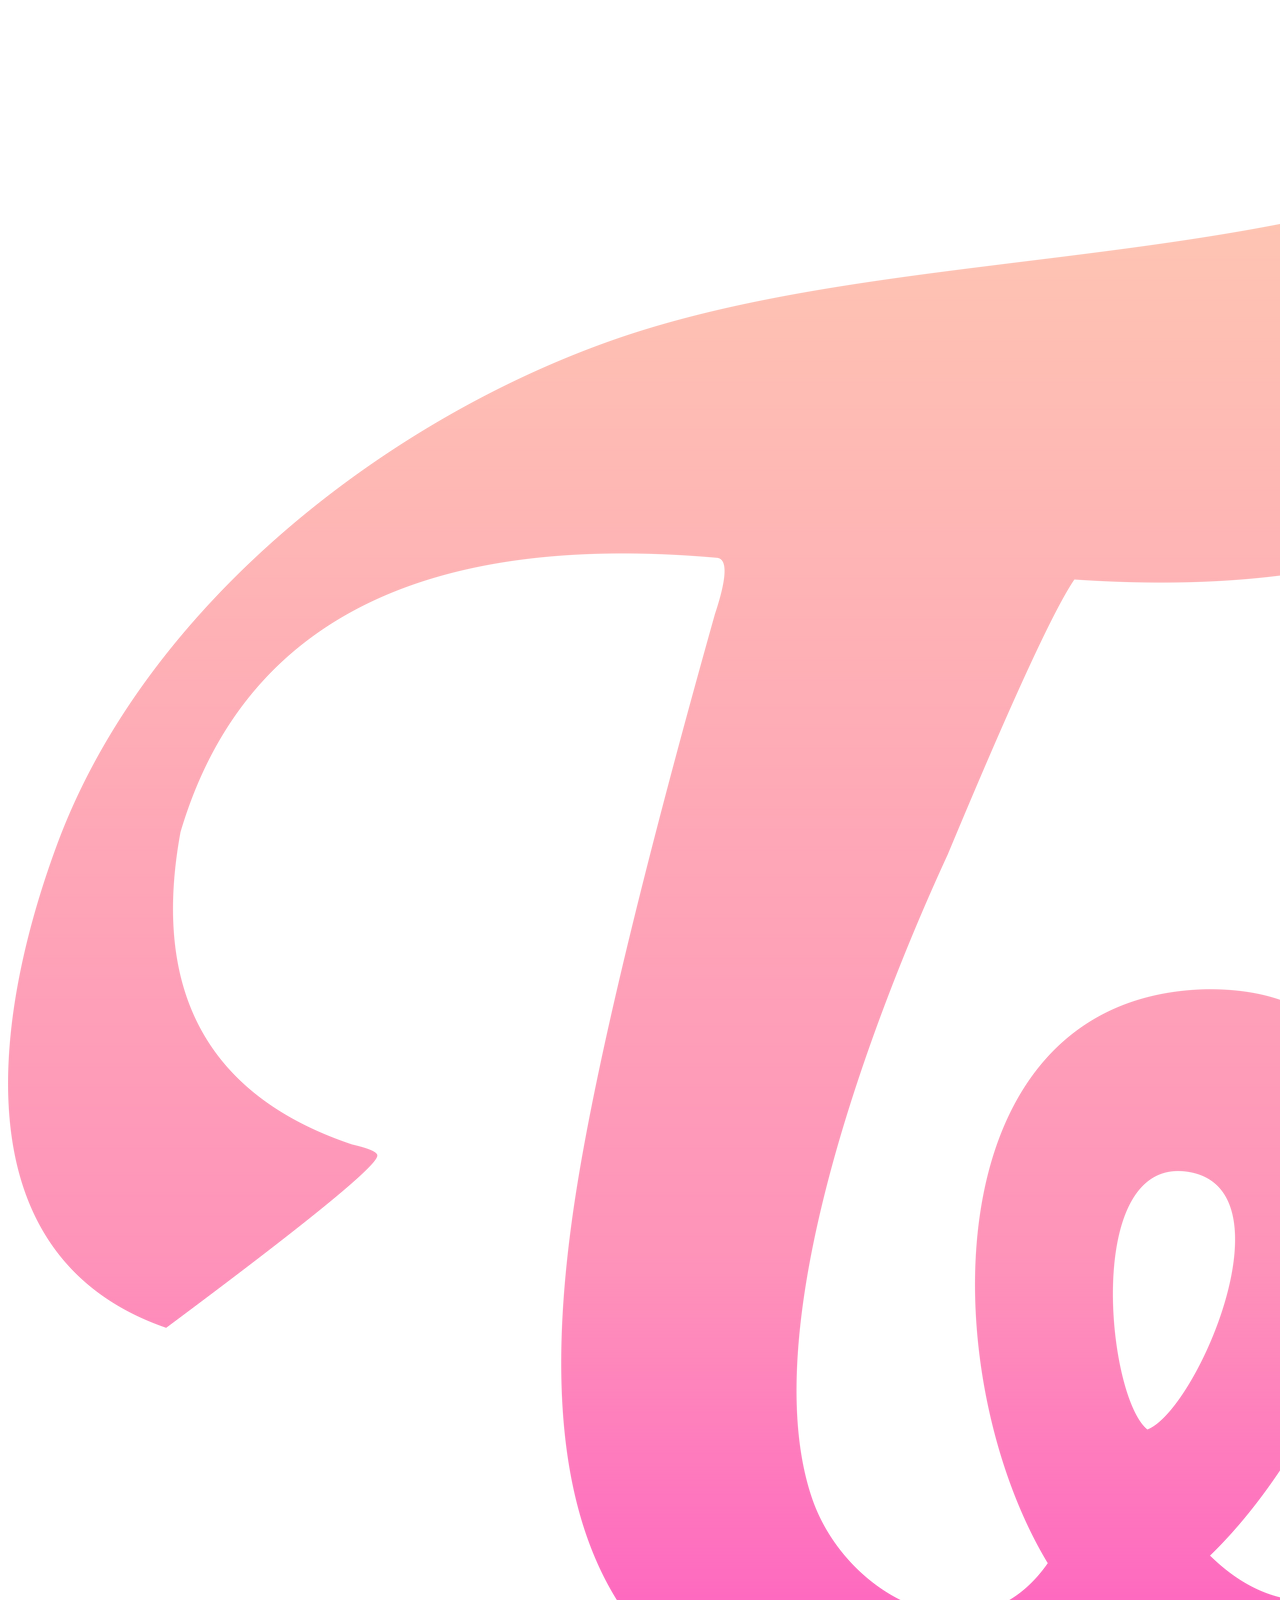
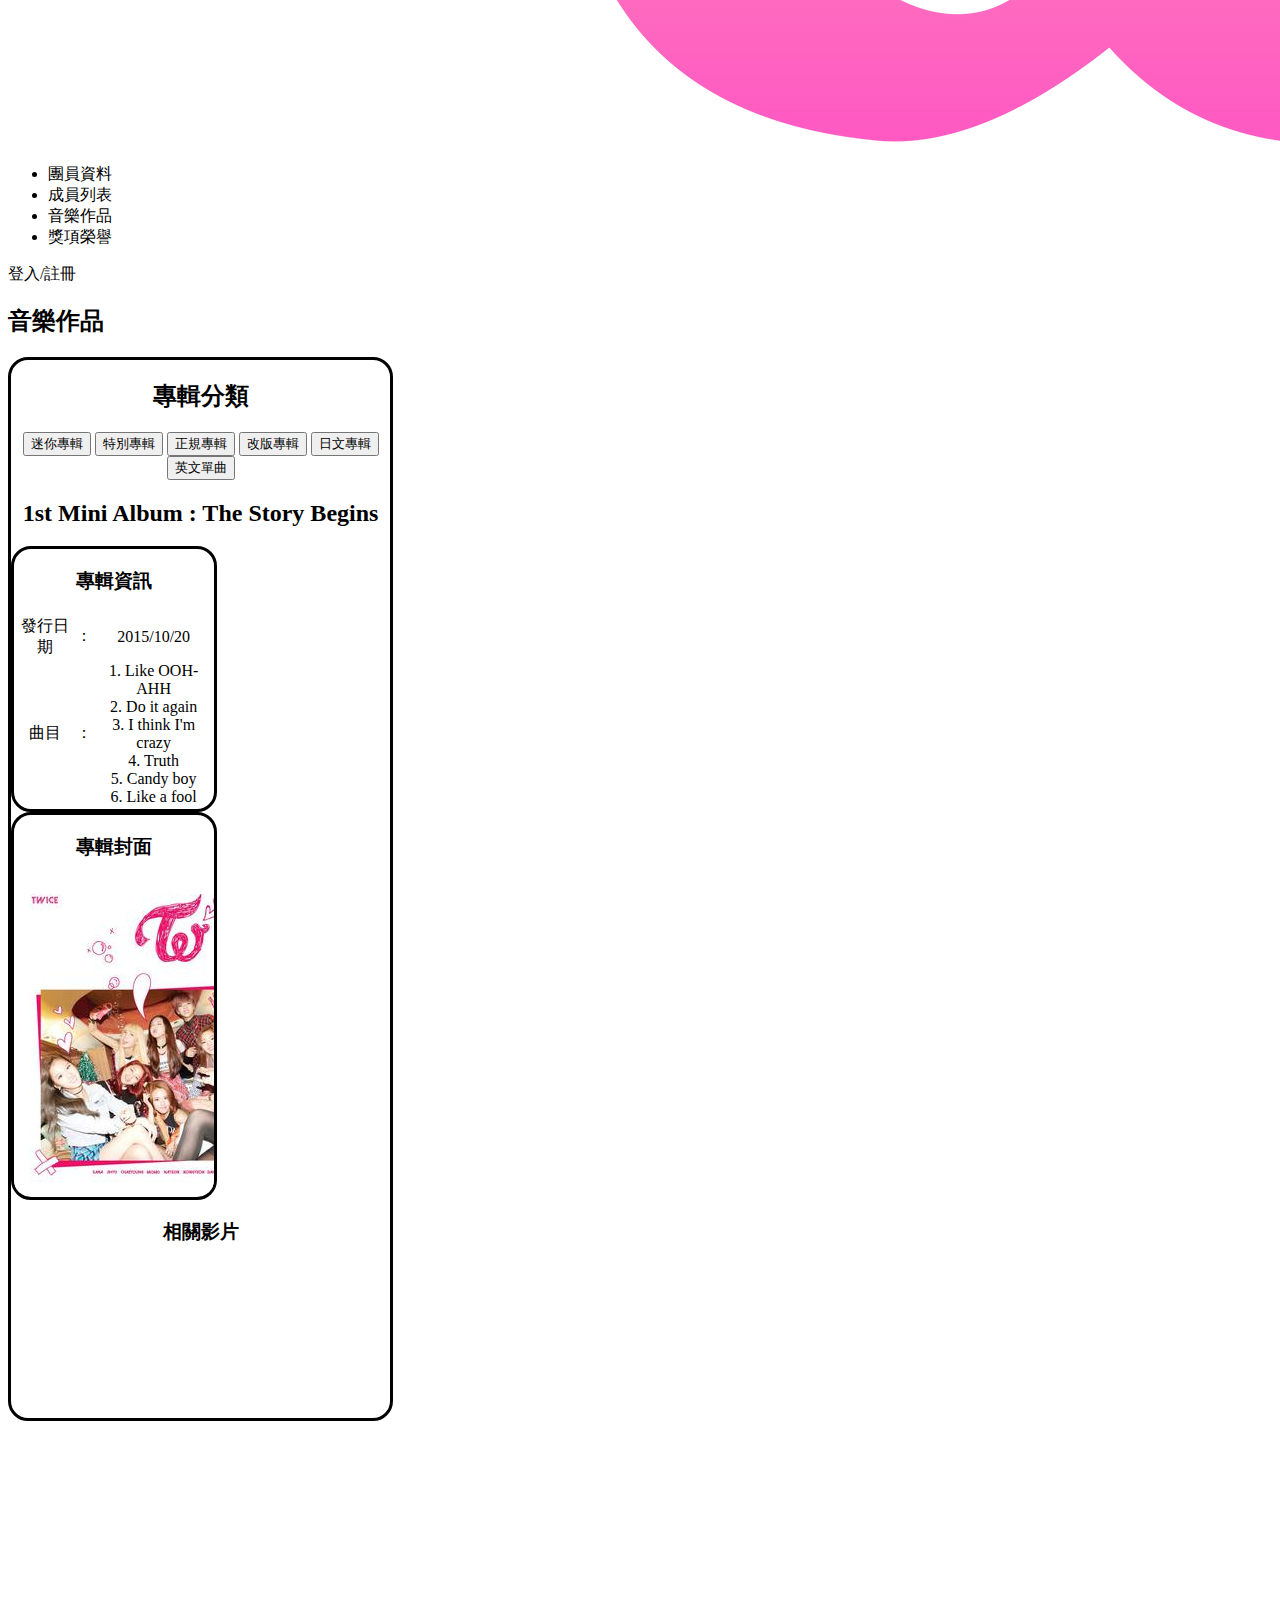
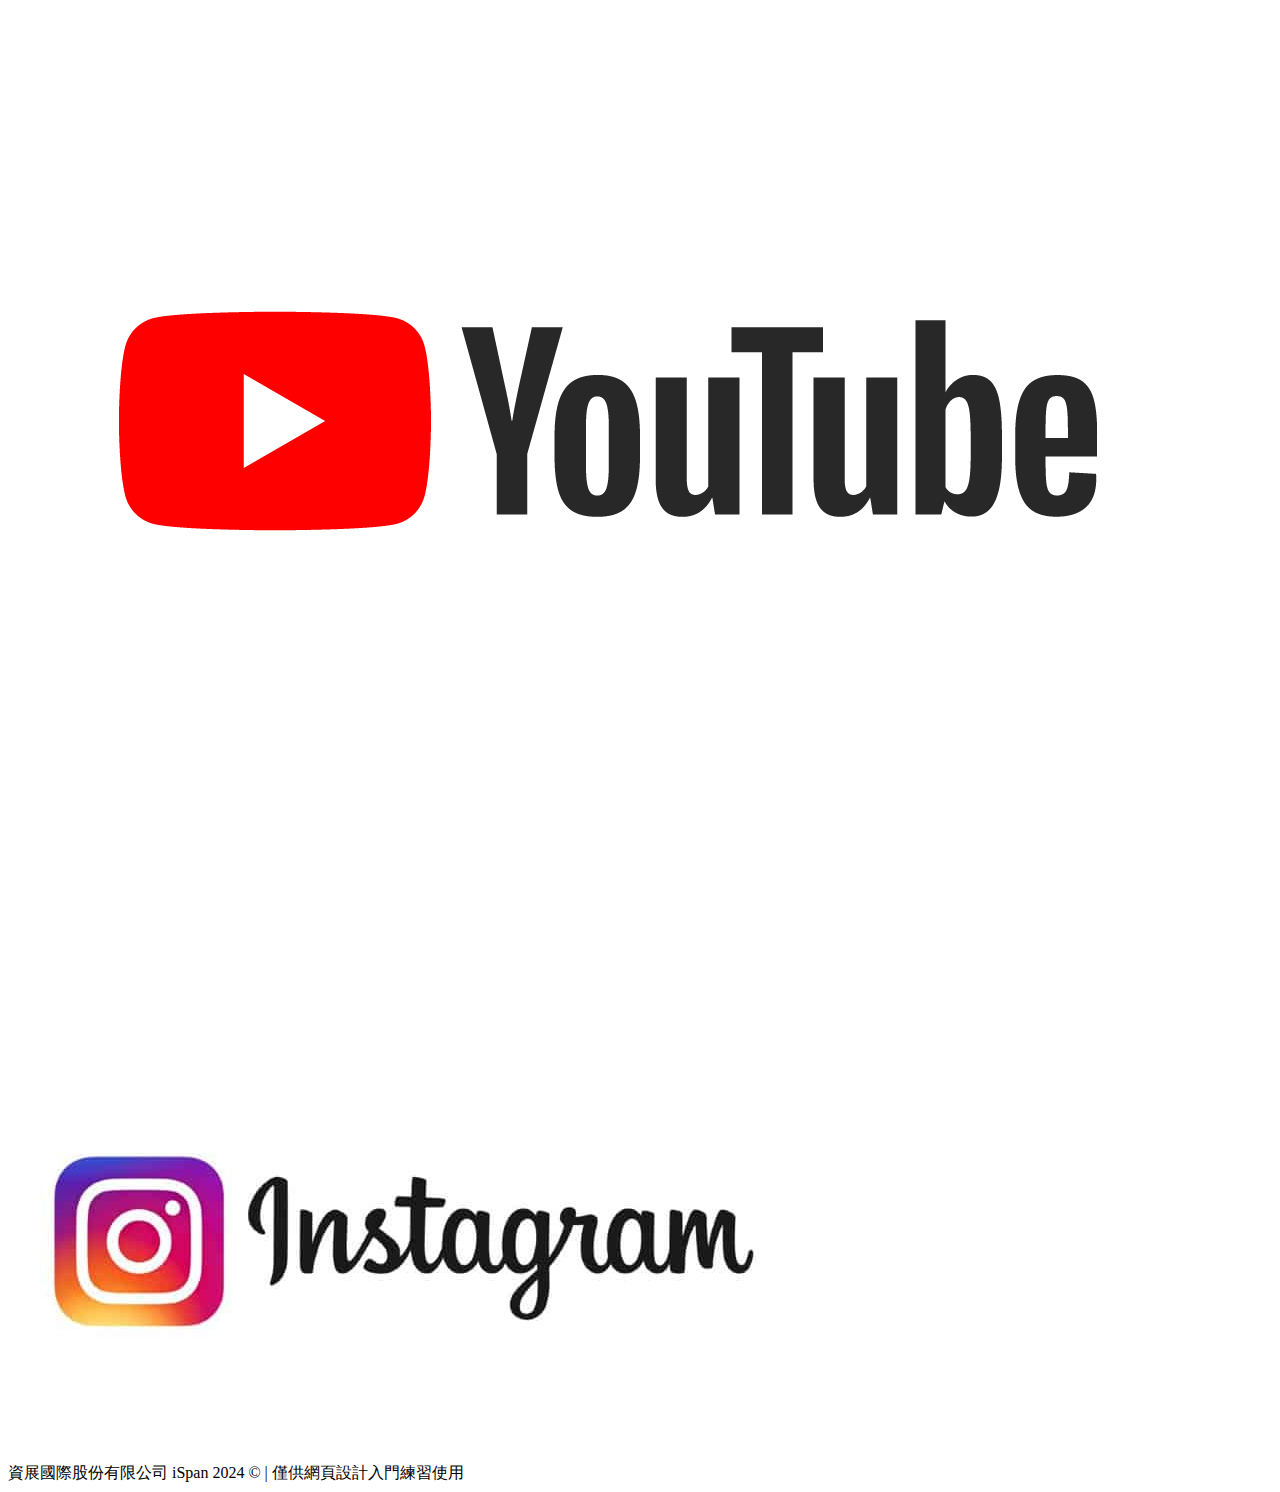
<file: index.html>
<!DOCTYPE html>
<html lang="en">
  <head>
    <meta charset="UTF-8" />
    <meta name="viewport" content="width=device-width, initial-scale=1.0" />
    <title>HTML範例</title>
    <!-- Fontawesome CDN -->
    <link
      rel="stylesheet"
      href="https://cdnjs.cloudflare.com/ajax/libs/font-awesome/6.5.1/css/all.min.css"
      integrity="sha512-DTOQO9RWCH3ppGqcWaEA1BIZOC6xxalwEsw9c2QQeAIftl+Vegovlnee1c9QX4TctnWMn13TZye+giMm8e2LwA=="
      crossorigin="anonymous"
      referrerpolicy="no-referrer"
    />
    <link rel="stylesheet" href="index.css" />
  </head>
  <body>
    <header>
      <img src="./images/logo.png" alt="LOGO" />
      <nav>
        <ul>
          <li>團員資料</li>
          <li>成員列表</li>
          <li>音樂作品</li>
          <li>獎項榮譽</li>
        </ul>
      </nav>
      <div>
        <a href="#"><i class="fa-solid fa-user"></i> 登入/註冊</a>
      </div>
    </header>
    <div class="container">
      <aside class="banner">
        <h2>音樂作品</h2>
      </aside>
      <section class="flexbox p-20">
        <div class="control-bar">
          <h2 class="title">專輯分類</h2>
          <div class="button-group">
            <button class="active">迷你專輯</button>
            <button>特別專輯</button>
            <button>正規專輯</button>
            <button>改版專輯</button>
            <button>日文專輯</button>
            <button>英文單曲</button>
          </div>
        </div>
        <main>
          <h2 class="title">1st Mini Album : The Story Begins</h2>
          <div class="flexbox p-20">
            <div class="first-section">
              <section>
                <h3 class="subtitle">專輯資訊</h3>
                <table>
                  <tbody>
                    <tr>
                      <td>發行日期</td>
                      <td>：</td>
                      <td>2015/10/20</td>
                    </tr>
                    <tr>
                      <td>曲目</td>
                      <td>：</td>
                      <td>
                        1. Like OOH-AHH <br />
                        2. Do it again <br />
                        3. I think I'm crazy <br />
                        4. Truth <br />
                        5. Candy boy <br />
                        6. Like a fool
                      </td>
                    </tr>
                  </tbody>
                </table>
              </section>
              <section>
                <h3 class="subtitle">專輯封面</h3>
                <div class="album-cover-container">
                  <img src="./images/1st_album_cover.jpg" alt="" />
                </div>
              </section>
            </div>
            <div class="second-section">
              <h3 class="subtitle">相關影片</h3>
              <iframe
                src="https://www.youtube.com/embed/vYkGpOeqp4g?si=cz6CWXejhAXN-TXX"
                title="YouTube video player"
                frameborder="0"
                allow="accelerometer; autoplay; clipboard-write; encrypted-media; gyroscope; picture-in-picture; web-share"
                allowfullscreen
              ></iframe>
            </div>
          </div>
        </main>
      </section>
    </div>
    <aside class="flexbox justify-around">
      <a href="https://www.youtube.com/channel/UCzgxx_DM2Dcb9Y1spb9mUJA" class="link" target="_blank">
        <div class="link-btn">
          <img src="./images/youtube.png" alt="" />
        </div>
      </a>
      <a href="https://www.instagram.com/twicetagram/" class="link" target="_blank">
        <div class="link-btn">
          <img src="./images/Instagram.jpg" alt="" />
        </div>
      </a>
    </aside>
    <footer>
        資展國際股份有限公司 iSpan 2024 &copy; | 僅供網頁設計入門練習使用
    </footer>
  </body>
</html>
</file>
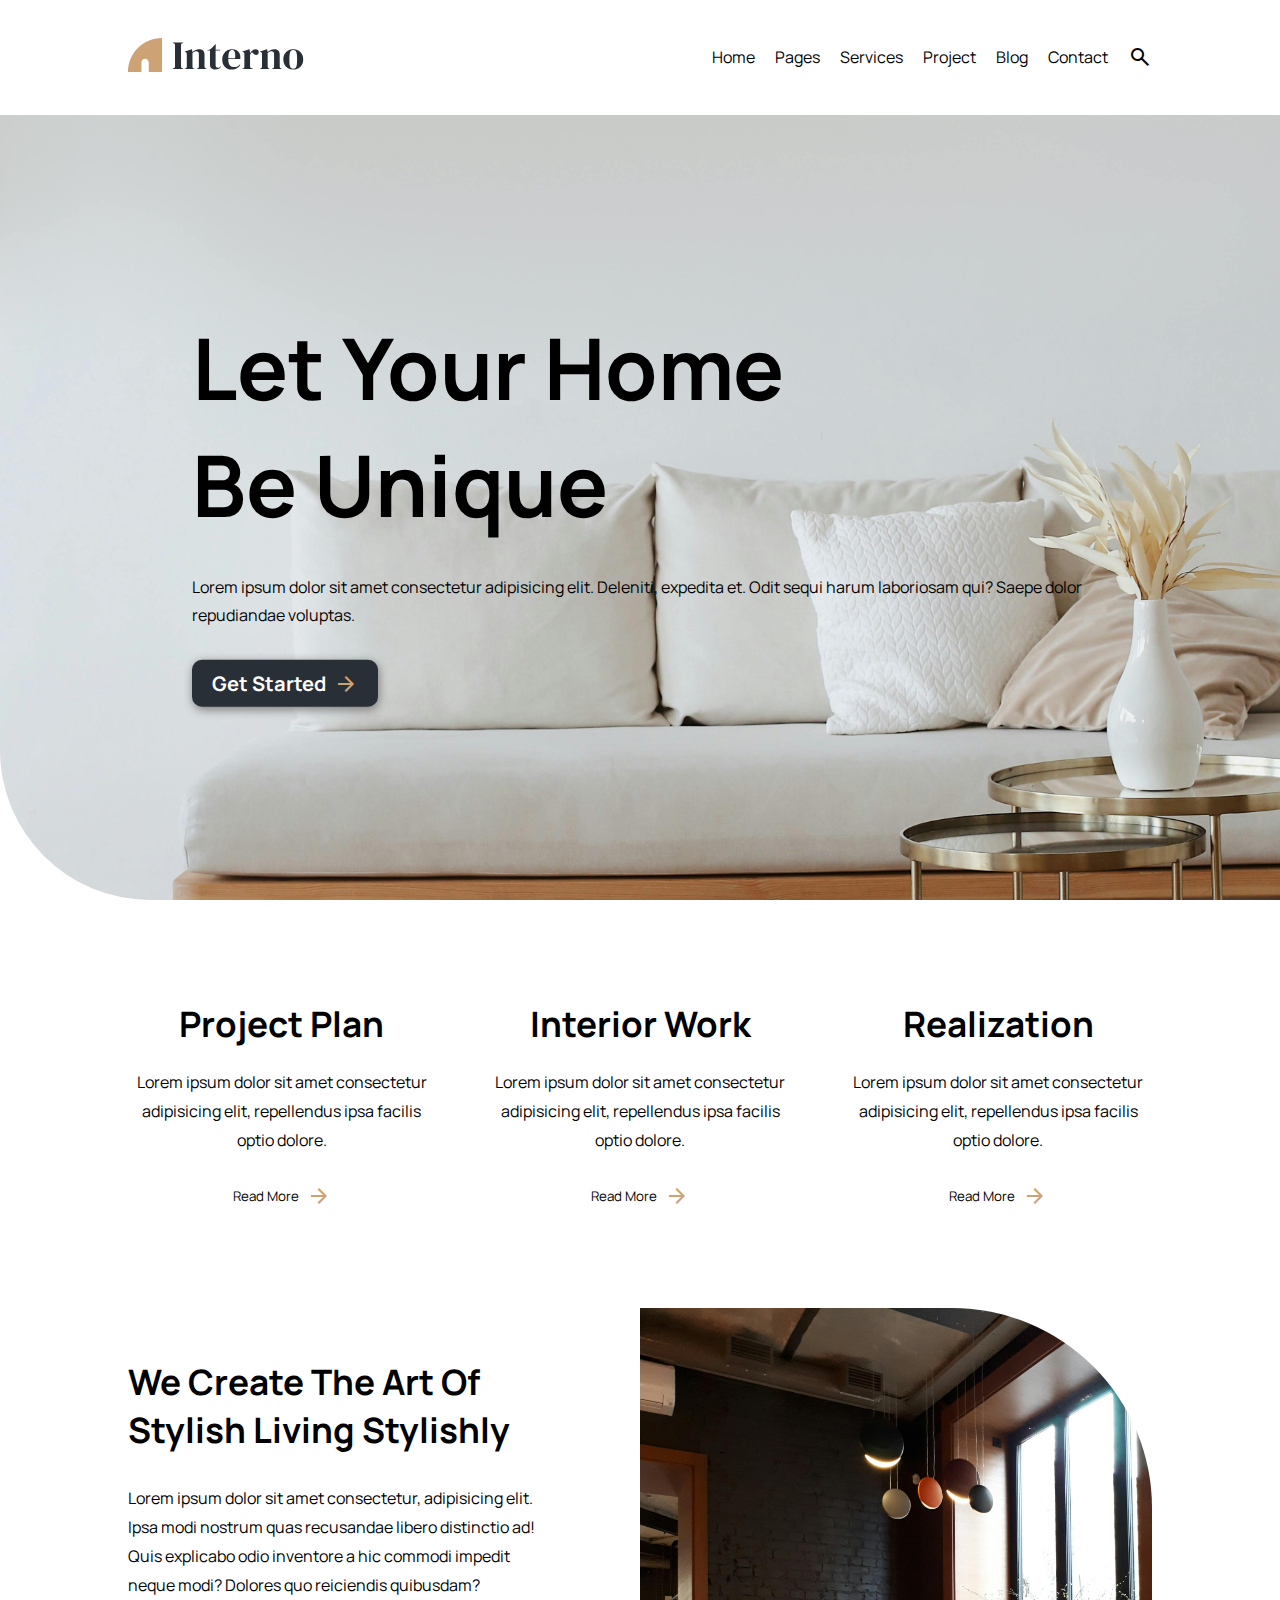
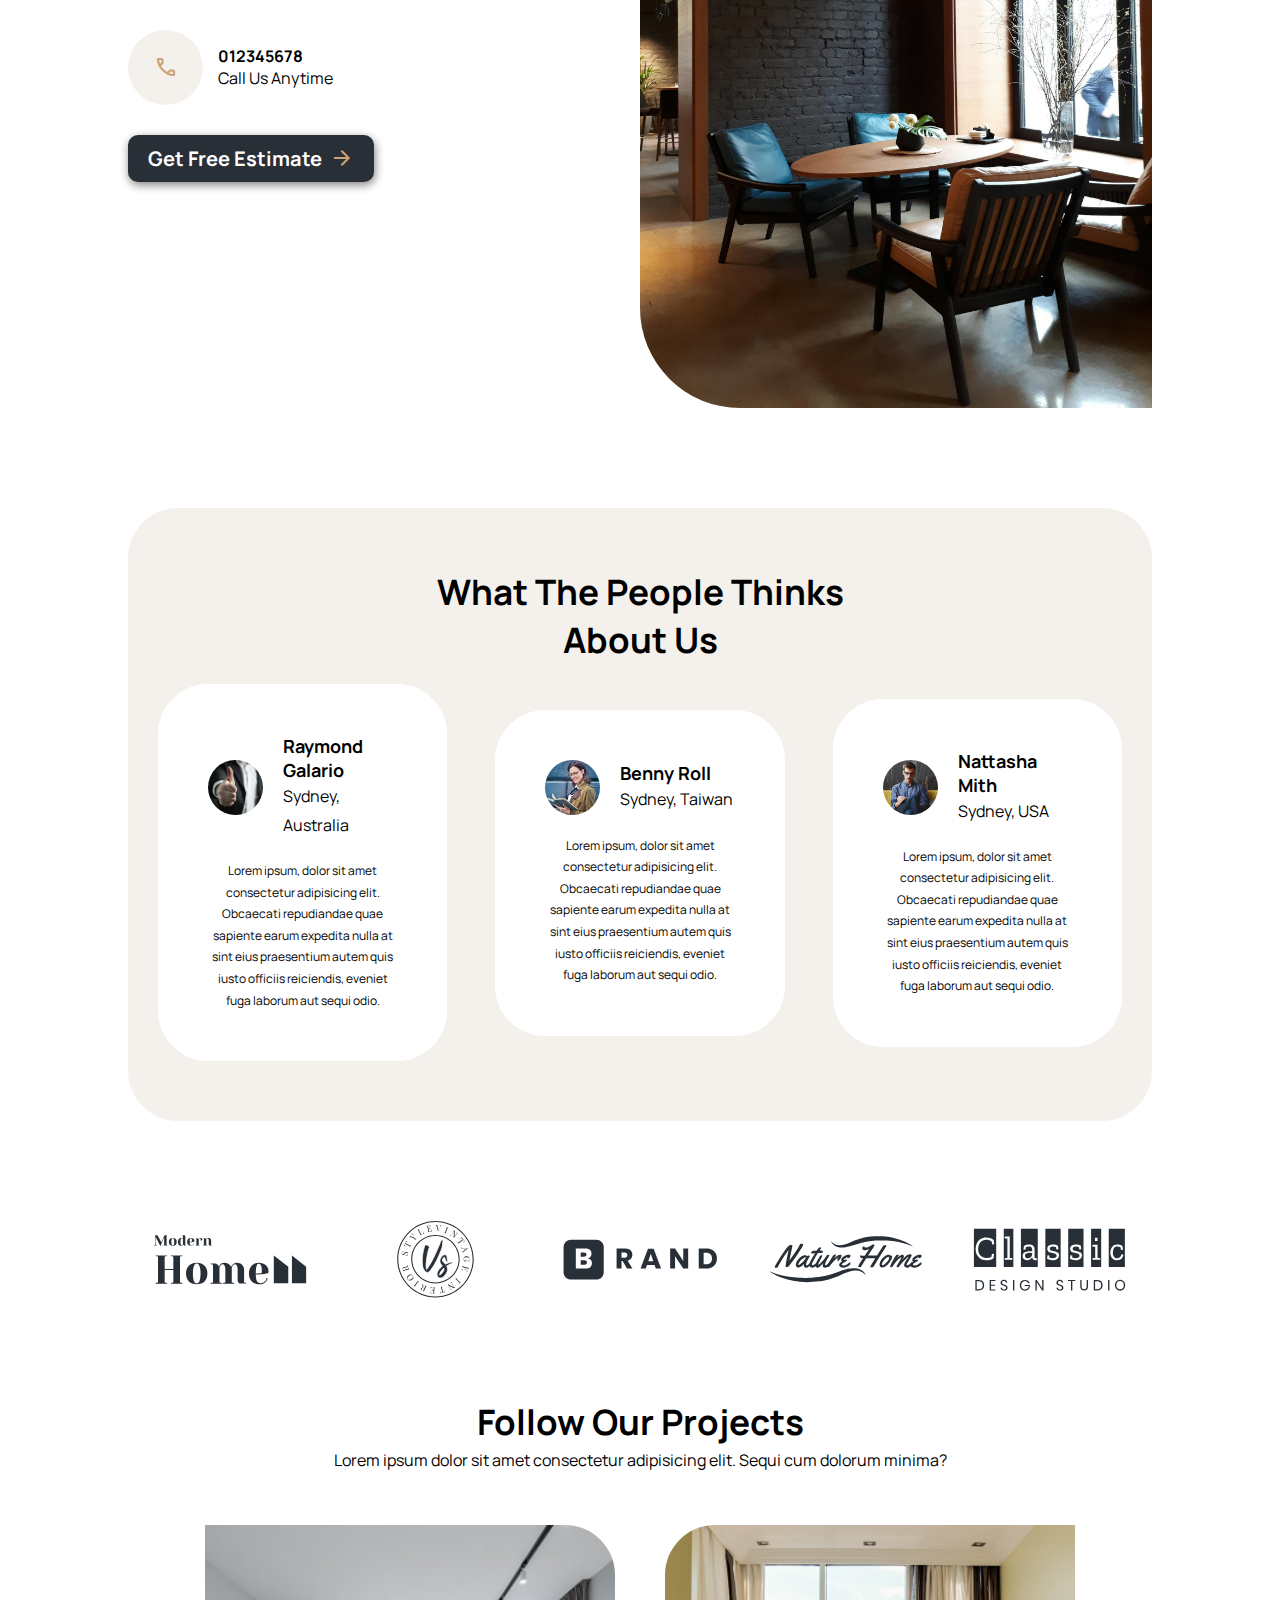
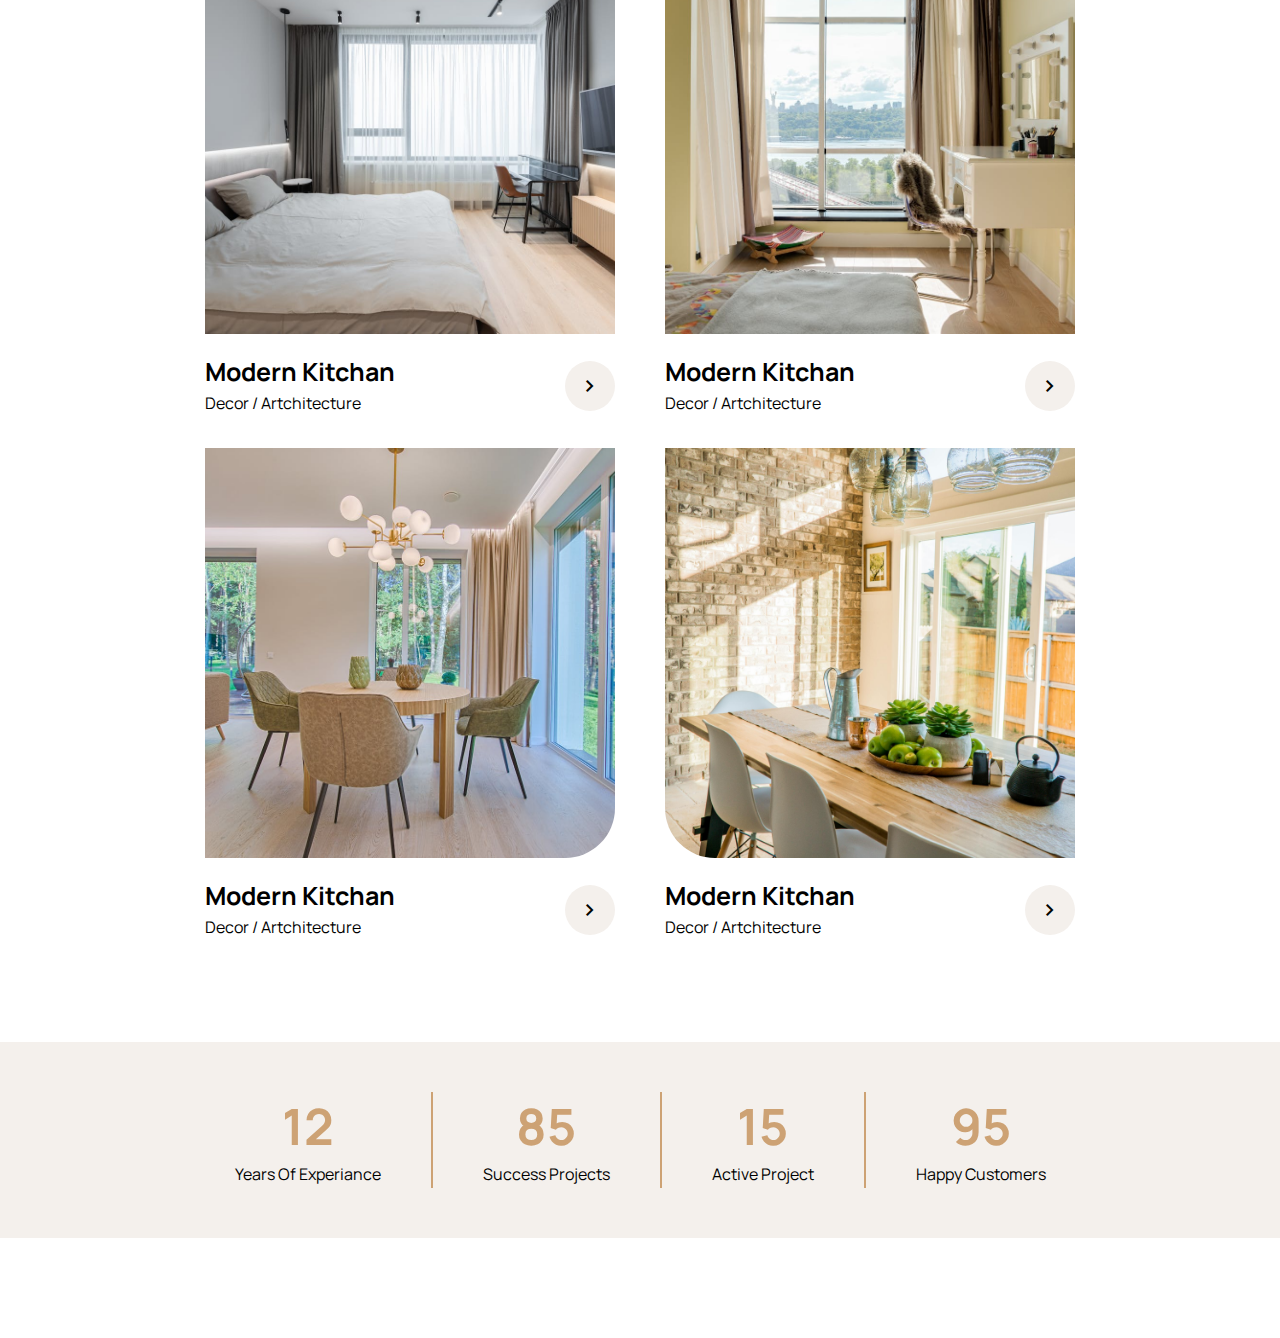
<file: Interno/index.html>
<!-- CSS3 林靜君老師 加分作業：https://www.figma.com/file/krHD95UUEXmTxMpKqIthz7/Interior-Design-Webflow-Website-Template-(Community)?type=design&node-id=1-5&mode=design&t=xUbbM2EvKWCfRAIR-0 -->
<!DOCTYPE html>
<html lang="zh-hant-TW">
  <head>
    <meta charset="UTF-8" />
    <meta name="viewport" content="width=device-width, initial-scale=1.0" />
    <title>Interno 室內設計</title>
    <!-- Google Icons -->
    <link
      rel="stylesheet"
      href="https://fonts.googleapis.com/css2?family=Material+Symbols+Outlined:opsz,wght,FILL,GRAD@24,400,0,0"
    />
    <!-- Google Fonts -->
    <link rel="preconnect" href="https://fonts.googleapis.com" />
    <link rel="preconnect" href="https://fonts.gstatic.com" crossorigin />
    <link
      href="https://fonts.googleapis.com/css2?family=Manrope:wght@200..800&family=Noto+Sans+TC:wght@100..900&display=swap"
      rel="stylesheet"
    />
    <link rel="stylesheet" href="./styles/index.css" />
    <link rel="shortcut icon" href="./images/favicon.svg" type="image/x-icon" />
  </head>
  <body>
    <!-- 導覽列 -->
    <header class="container flexbox">
      <a href="#">
        <img src="./images/logo.svg" alt="" />
      </a>
      <nav>
        <span class="material-symbols-outlined hambuger"> menu </span>
        <div class="navbar">
          <ul class="sitemap">
            <li><a href="#">Home</a></li>
            <li><a href="#">Pages</a></li>
            <li><a href="#">Services</a></li>
            <li><a href="#">Project</a></li>
            <li><a href="#">Blog</a></li>
            <li><a href="#">Contact</a></li>
            <li>
              <span class="material-symbols-outlined search"> search </span
              ><span>Search</span>
            </li>
          </ul>
          <span class="material-symbols-outlined close"> close </span>
        </div>
      </nav>
    </header>
    <!-- 廣告橫幅 -->
    <aside class="banner">
      <div class="banner-text container">
        <h1>
          Let Your Home <br />
          Be Unique
        </h1>
        <p>
          Lorem ipsum dolor sit amet consectetur adipisicing elit. Deleniti,
          expedita et. Odit sequi harum laboriosam qui? Saepe dolor repudiandae
          voluptas.
        </p>
        <button type="button" class="main-button">
          Get Started
          <span class="material-symbols-outlined golden-color">
            arrow_forward
          </span>
        </button>
      </div>
    </aside>
    <!-- 服務項目 -->
    <div class="service-list flexbox container text-center">
      <section>
        <h2>Project Plan</h2>
        <p>
          Lorem ipsum dolor sit amet consectetur adipisicing elit, repellendus
          ipsa facilis optio dolore.
        </p>
        <button class="noborder-button">
          Read More<span class="material-symbols-outlined golden-color">
            arrow_forward
          </span>
        </button>
      </section>
      <section>
        <h2>Interior Work</h2>
        <p>
          Lorem ipsum dolor sit amet consectetur adipisicing elit, repellendus
          ipsa facilis optio dolore.
        </p>
        <button class="noborder-button">
          Read More<span class="material-symbols-outlined golden-color">
            arrow_forward
          </span>
        </button>
      </section>
      <section>
        <h2>Realization</h2>
        <p>
          Lorem ipsum dolor sit amet consectetur adipisicing elit, repellendus
          ipsa facilis optio dolore.
        </p>
        <button class="noborder-button">
          Read More<span class="material-symbols-outlined golden-color">
            arrow_forward
          </span>
        </button>
      </section>
    </div>
    <!-- 推薦區域 -->
    <aside class="recommend flexbox container">
      <section class="recommend-text">
        <h2>We Create The Art Of Stylish Living Stylishly</h2>
        <p>
          Lorem ipsum dolor sit amet consectetur, adipisicing elit. Ipsa modi
          nostrum quas recusandae libero distinctio ad! Quis explicabo odio
          inventore a hic commodi impedit neque modi? Dolores quo reiciendis
          quibusdam?
        </p>
        <div class="recommend-contact-mobile-flex">
          <div class="recommend-contact flexbox">
            <div class="light-golden-circle">
              <span class="material-symbols-outlined golden-color"> call </span>
            </div>
            <div class="recommend-contact-text">
              <span>012345678</span><br />
              Call Us Anytime
            </div>
          </div>
          <button type="button" class="main-button">
            Get Free Estimate
            <span class="material-symbols-outlined golden-color">
              arrow_forward
            </span>
          </button>
        </div>
      </section>
      <div class="recommend-photo">
        <img
          src="./images/recommend-diningroom.jpg"
          alt="recommend-diningroom"
        />
      </div>
    </aside>
    <!-- 評論區域 -->
    <section class="comment container text-center">
      <h2 class="margin-bottom-20">What The People Thinks <br />About Us</h2>
      <div class="flexbox justify-content-between">
        <section class="comment-card">
          <div class="flexbox margin-bottom-20">
            <div class="avatar">
              <img src="./images/avatar01.jpg" alt="avatar01" />
            </div>
            <div class="text-left margin-left-20">
              <h6 class="user-name">Raymond Galario</h6>
              <p class="user-city">Sydney, Australia</p>
            </div>
          </div>
          <p class="p-small">
            Lorem ipsum, dolor sit amet consectetur adipisicing elit. Obcaecati
            repudiandae quae sapiente earum expedita nulla at sint eius
            praesentium autem quis iusto officiis reiciendis, eveniet fuga
            laborum aut sequi odio.
          </p>
        </section>
        <section class="comment-card">
          <div class="flexbox margin-bottom-20">
            <div class="avatar">
              <img src="./images/avatar02.jpg" alt="avatar01" />
            </div>
            <div class="text-left margin-left-20">
              <h6 class="user-name">Benny Roll</h6>
              <p class="user-city">Sydney, Taiwan</p>
            </div>
          </div>
          <p class="p-small">
            Lorem ipsum, dolor sit amet consectetur adipisicing elit. Obcaecati
            repudiandae quae sapiente earum expedita nulla at sint eius
            praesentium autem quis iusto officiis reiciendis, eveniet fuga
            laborum aut sequi odio.
          </p>
        </section>
        <section class="comment-card">
          <div class="flexbox margin-bottom-20">
            <div class="avatar">
              <img src="./images/avatar03.jpg" alt="avatar01" />
            </div>
            <div class="text-left margin-left-20">
              <h6 class="user-name">Nattasha Mith</h6>
              <p class="user-city">Sydney, USA</p>
            </div>
          </div>
          <p class="p-small">
            Lorem ipsum, dolor sit amet consectetur adipisicing elit. Obcaecati
            repudiandae quae sapiente earum expedita nulla at sint eius
            praesentium autem quis iusto officiis reiciendis, eveniet fuga
            laborum aut sequi odio.
          </p>
        </section>
      </div>
    </section>
    <!-- 品牌介紹 -->
    <div class="brand container flexbox justify-content-around">
      <div class="brand-box">
        <img src="./images/brand01.svg" alt="" />
      </div>
      <div class="brand-box">
        <img src="./images/brand02.svg" alt="" />
      </div>
      <div class="brand-box">
        <img src="./images/brand03.svg" alt="" />
      </div>
      <div class="brand-box">
        <img src="./images/brand04.svg" alt="" />
      </div>
      <div class="brand-box">
        <img src="./images/brand05.svg" alt="" />
      </div>
    </div>
    <!-- 項目介紹 -->
    <section class="project container">
      <div class="text-center">
        <h2>Follow Our Projects</h2>
        <p>
          Lorem ipsum dolor sit amet consectetur adipisicing elit. Sequi cum
          dolorum minima?
        </p>
      </div>
      <div class="project-box flexbox">
        <section class="project-card">
          <div class="picture-box">
            <img src="./images/project01.jpg" alt="" />
          </div>
          <div
            class="project-text flexbox justify-content-between margin-top-20"
          >
            <div>
              <h3>Modern Kitchan</h3>
              <p>Decor / Artchitecture</p>
            </div>
            <div class="light-golden-circle">
              <span class="material-symbols-outlined"> chevron_right </span>
            </div>
          </div>
        </section>
        <section class="project-card">
          <div class="picture-box">
            <img src="./images/project02.jpg" alt="" />
          </div>
          <div
            class="project-text flexbox justify-content-between margin-top-20"
          >
            <div>
              <h3>Modern Kitchan</h3>
              <p>Decor / Artchitecture</p>
            </div>
            <div class="light-golden-circle">
              <span class="material-symbols-outlined"> chevron_right </span>
            </div>
          </div>
        </section>
        <section class="project-card">
          <div class="picture-box">
            <img src="./images/project03.jpg" alt="" />
          </div>
          <div
            class="project-text flexbox justify-content-between margin-top-20"
          >
            <div>
              <h3>Modern Kitchan</h3>
              <p>Decor / Artchitecture</p>
            </div>
            <div class="light-golden-circle">
              <span class="material-symbols-outlined"> chevron_right </span>
            </div>
          </div>
        </section>
        <section class="project-card">
          <div class="picture-box">
            <img src="./images/project04.jpg" alt="" />
          </div>
          <div
            class="project-text flexbox justify-content-between margin-top-20"
          >
            <div>
              <h3>Modern Kitchan</h3>
              <p>Decor / Artchitecture</p>
            </div>
            <div class="light-golden-circle">
              <span class="material-symbols-outlined"> chevron_right </span>
            </div>
          </div>
        </section>
      </div>
    </section>
    <div class="statistical-data flexbox">
      <div class="data-card">
        <h2>12</h2>
        <p>Years Of Experiance</p>
      </div>
      <div class="data-card">
        <h2>85</h2>
        <p>Success Projects</p>
      </div>
      <div class="data-card">
        <h2>15</h2>
        <p>Active Project</p>
      </div>
      <div class="data-card">
        <h2>95</h2>
        <p>Happy Customers</p>
      </div>
    </div>
    <script>
      const hambuger = document.querySelector(".hambuger");
      const menu = document.querySelector(".sitemap");
      const menuBackground = document.querySelector(".navbar");
      const menuClose = document.querySelector(".close");
      hambuger.addEventListener("click", () => {
        menu.classList.toggle("show");
        menuClose.classList.toggle("show");
        menuBackground.classList.toggle("show");
      });
      menuClose.addEventListener("click", () => {
        menu.classList.toggle("show");
        menuClose.classList.toggle("show");
        menuBackground.classList.toggle("show");
      });
    </script>
  </body>
</html>
</file>
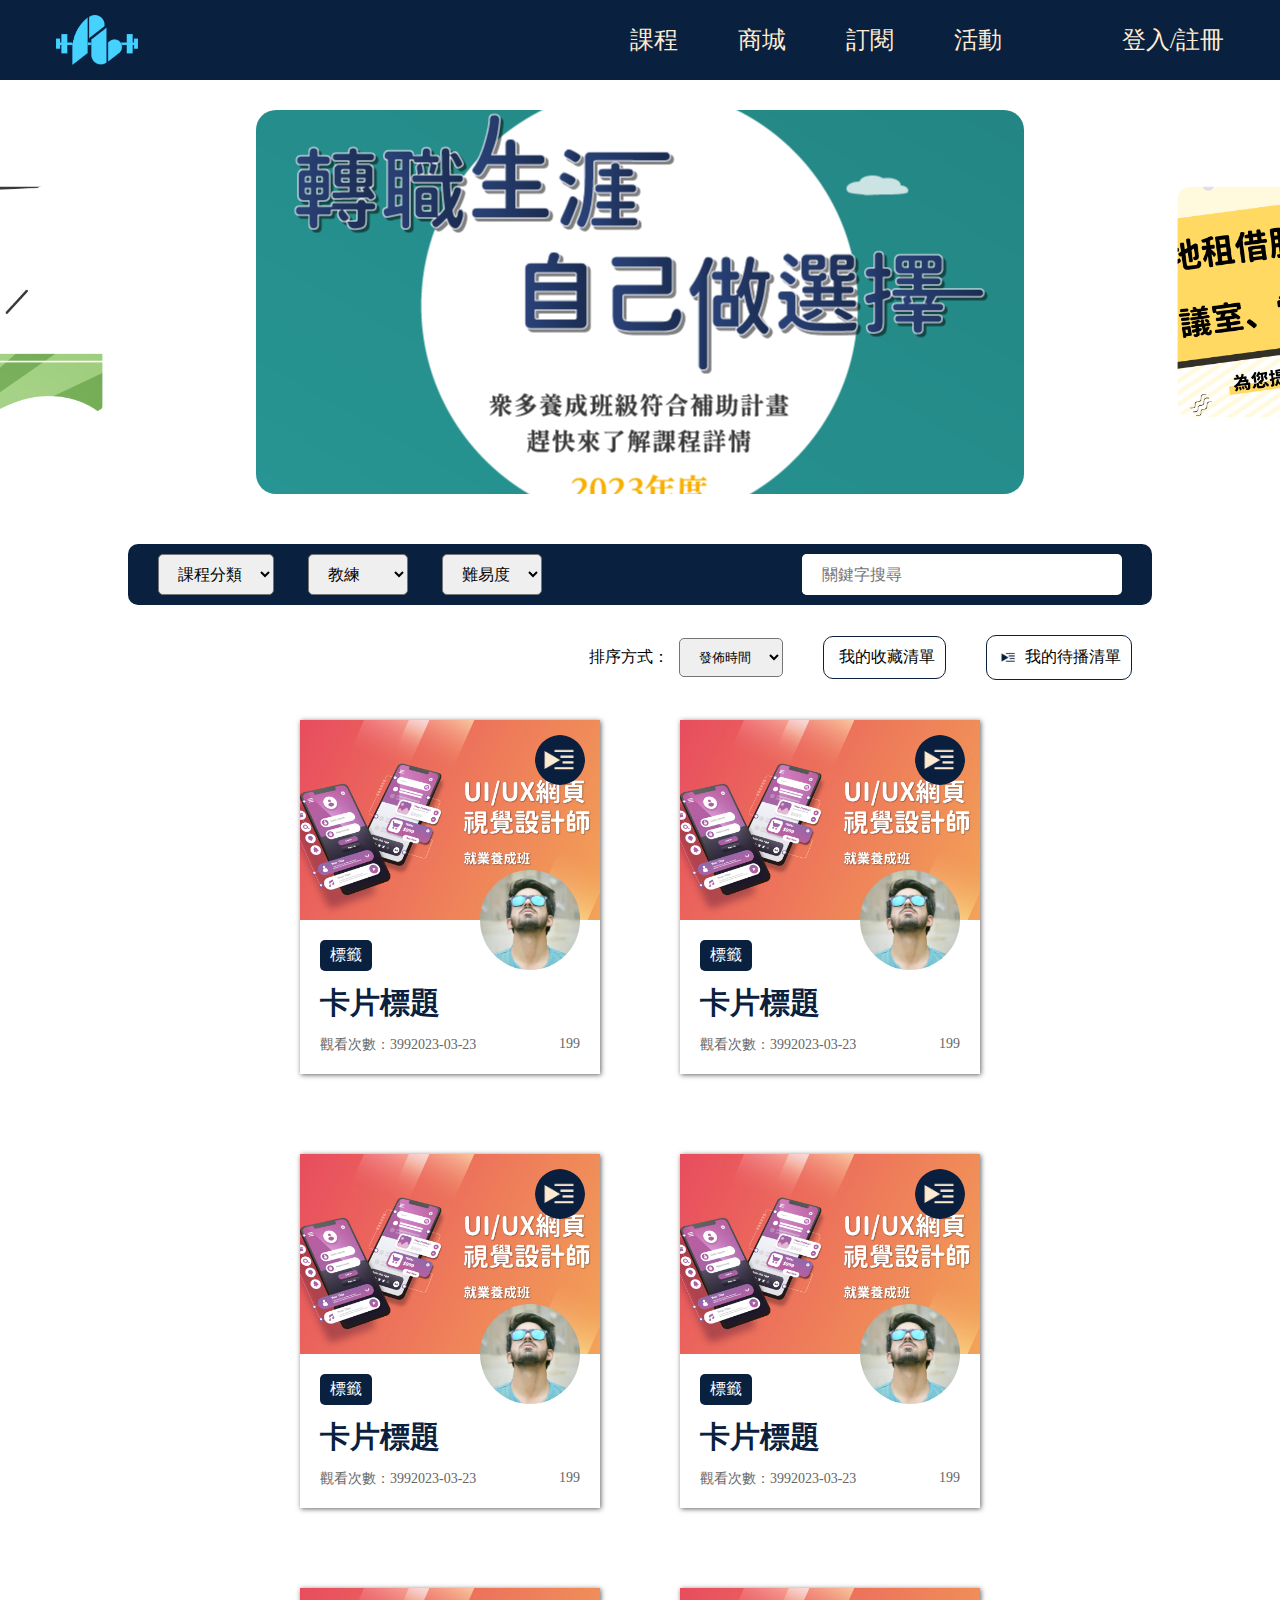
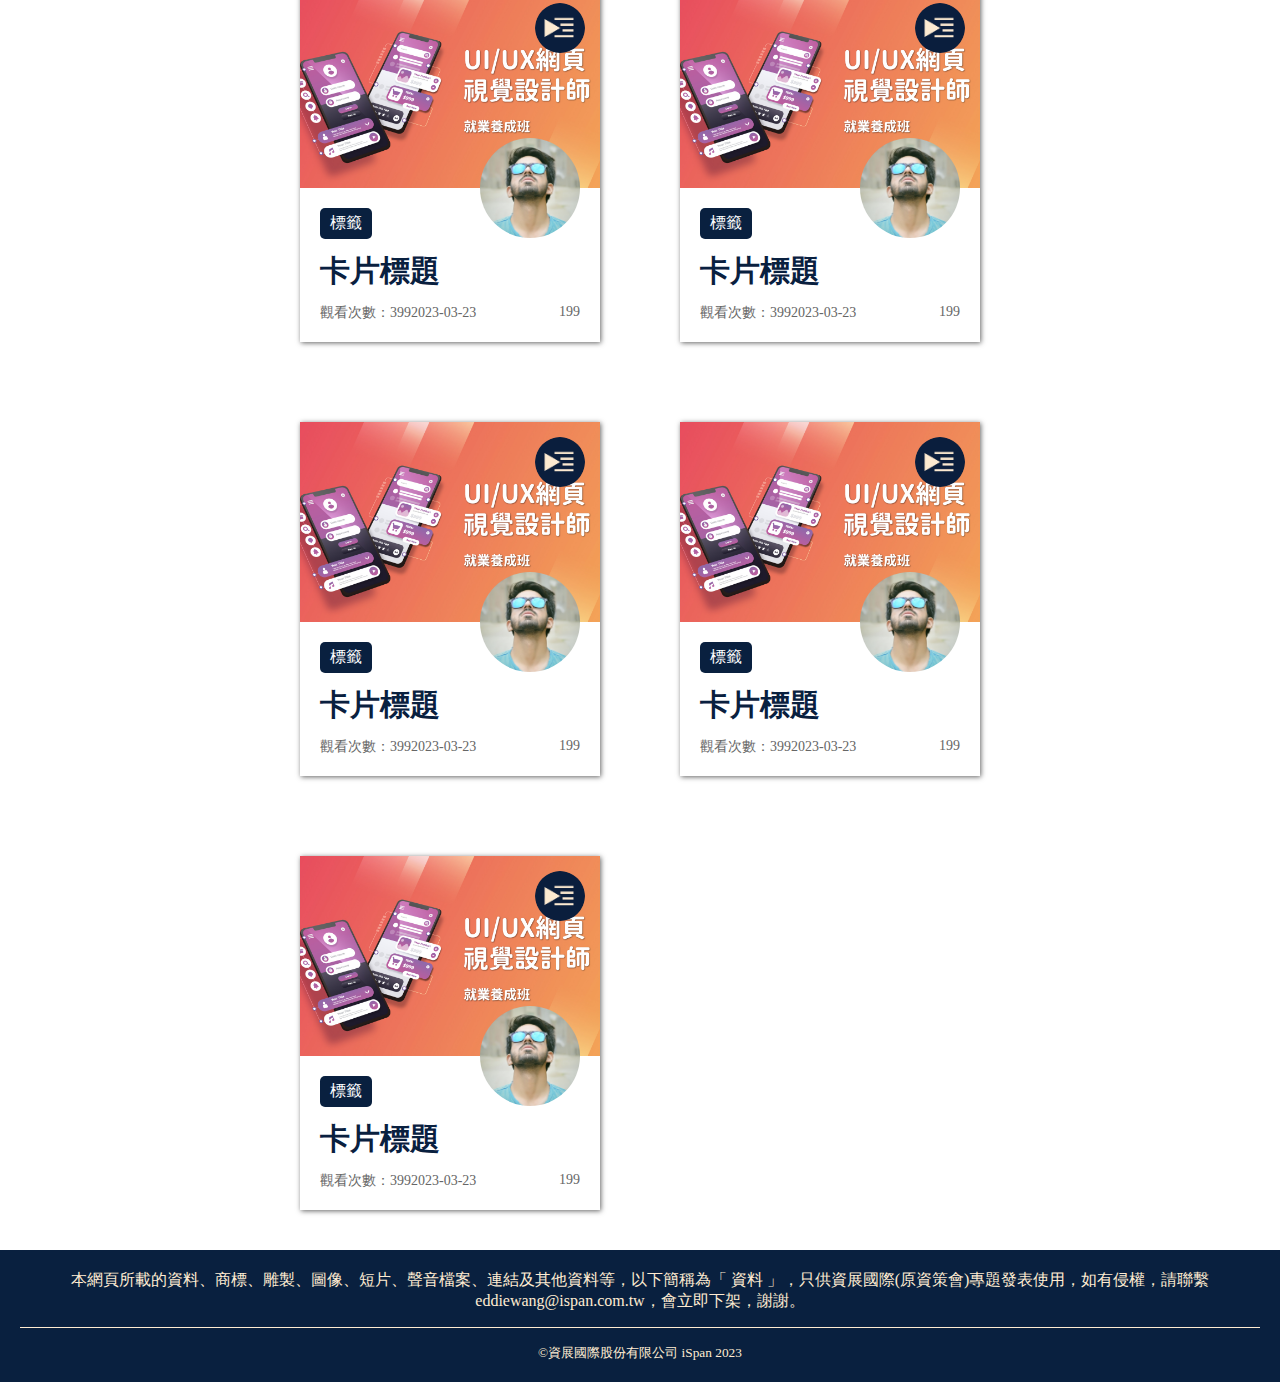
<file: Product/index.html>
<!DOCTYPE html>
<html lang="en">
  <head>
    <meta charset="UTF-8" />
    <meta http-equiv="X-UA-Compatible" content="IE=edge" />
    <meta name="viewport" content="width=device-width, initial-scale=1.0" />
    <title>網頁設計入門-參考範例</title>
    <!-- font awesome CDN -->
    <link
      rel="stylesheet"
      href="https://cdnjs.cloudflare.com/ajax/libs/font-awesome/6.3.0/css/all.min.css"
      integrity="sha512-SzlrxWUlpfuzQ+pcUCosxcglQRNAq/DZjVsC0lE40xsADsfeQoEypE+enwcOiGjk/bSuGGKHEyjSoQ1zVisanQ=="
      crossorigin="anonymous"
      referrerpolicy="no-referrer"
    />
    <!-- 引入CSS -->
    <link rel="stylesheet" href="index.css" />
    <link rel="shortcut icon" type="image/x-icon" href="./favicon.ico">
  </head>
  <body>
    <!-- 導覽列(選單) -->
    <header>
      <!-- icon -->
      <a href="#">
        <div class="logo">
          <img src="./images/pblogo.png" alt="" />
        </div>
      </a>
      <!-- nav -->
      <nav class="mainNav">
        <ul>
          <li><a href="#">課程</a></li>
          <li><a href="#">商城</a></li>
          <li><a href="#">訂閱</a></li>
          <li><a href="#">活動</a></li>
          <li>
            <a href="#"><i class="fa-solid fa-cart-shopping"></i></a>
          </li>
          <li><a href="#">登入/註冊</a></li>
        </ul>
      </nav>
    </header>
    <!-- 輪播牆顯示區塊 ( 一個網頁可以有多個<nav> ) -->
    <nav class="sliderArea">
      <!-- 單一輪播項目的顯示範圍 -->
      <div class="sliderBox">
        <!-- 單一輪播牆的遮罩形狀 -->
        <div class="sliderMask">
          <img src="./images/rainbowFun_winter.png" alt="彩虹牧場" />
        </div>
        <div class="sliderMask sliderMain">
          <img src="./images/longterm.png" alt="養成班" />
        </div>
        <div class="sliderMask">
          <img src="./images/leaseBanner.png" alt="場地租借" />
        </div>
      </div>
      <div class="sliderBtn">
        <ul>
          <li><i class="far fa-circle"></i></li>
          <li><i class="far fa-circle activeBtn"></i></li>
          <li><i class="far fa-circle"></i></li>
        </ul>
      </div>
    </nav>
    <!-- 主內容 -->
    <main id="main">
      <!-- 篩選器、搜尋列 -->
      <div class="ControlBox">
        <div class="selectBox">
          <select name="course" id="course">
            <option value="0" hidden>課程分類</option>
            <option value="1">項目一</option>
            <option value="2">項目二</option>
            <option value="3">項目三</option>
          </select>
          <select name="coach" id="coach">
            <option value="0" hidden>教練</option>
            <option value="1">項目一</option>
            <option value="2">項目二</option>
            <option value="3">項目三</option>
          </select>
          <select name="level" id="level">
            <option value="0" hidden>難易度</option>
            <option value="1">項目一</option>
            <option value="2">項目二</option>
            <option value="3">項目三</option>
          </select>
        </div>
        <div class="searchBox">
          <input type="text" placeholder="關鍵字搜尋" />
          <button><i class="fa-solid fa-magnifying-glass"></i></button>
        </div>
      </div>
      <!-- 控制列2 -->
      <div class="controlBox_2">
        <!-- 排序方式 -->
        <div class="sort">
          <label for="a">排序方式：</label>
          <select name="sortSelect" id="a">
            <option value="time">發佈時間</option>
            <option value="liked">收藏數量</option>
          </select>
        </div>
        <!-- 收藏 -->
        <div class="liked btnBorder">
          <i class="fa-regular fa-heart"></i>
          <p>我的收藏清單</p>
        </div>
        <!-- 待播清單 -->
        <div class="myList btnBorder">
          <img src="./images/play-list-MainColor.png" alt="" />
          <p>我的待播清單</p>
        </div>
      </div>
      <!-- 卡片區塊 -->
      <div class="cardBox" id="cardBox">
        <!-- <div class="card">
          卡片圖片、圓形圖片
          <div class="imgBox">
            <img src="./images/courseImg.jpg" alt="course">
            <div class="circleImgBox">
              <img src="./images/user.jpg" alt="user" class="circleImg">
            </div>
            <div class="myListIcon">
              <img src="./images/play-list-bg.png" alt="">
            </div>
          </div>
          卡片文字
          <div class="cardTextBox">
            <p class="cardTag">標籤</p>
            <h2 class="cardTitle">卡片標題</h2>
            <div class="cardInfo">
              <span class="cardView">觀看次數：399</span>
              <span class="cardDate">2023-03-23</span>
              <span class="cardLike"><i class="fa-regular fa-heart"></i> 199</span>
            </div>
          </div>
        </div> -->
      </div>
    </main>
    <footer>
      <p>本網頁所載的資料、商標、雕製、圖像、短片、聲音檔案、連結及其他資料等，以下簡稱為「 資料 」，只供資展國際(原資策會)專題發表使用，如有侵權，請聯繫eddiewang@ispan.com.tw，會立即下架，謝謝。</p>
      <small>&copy;資展國際股份有限公司 iSpan 2023</small>
    </footer>
    <!-- 使用JS隨機渲染卡片數量 -->
    <script src="randomCard.js"></script>
    <!-- 畫面寬度改變 -->
    <!-- <script src="resize.js"></script> -->
  </body>
</html>
</file>
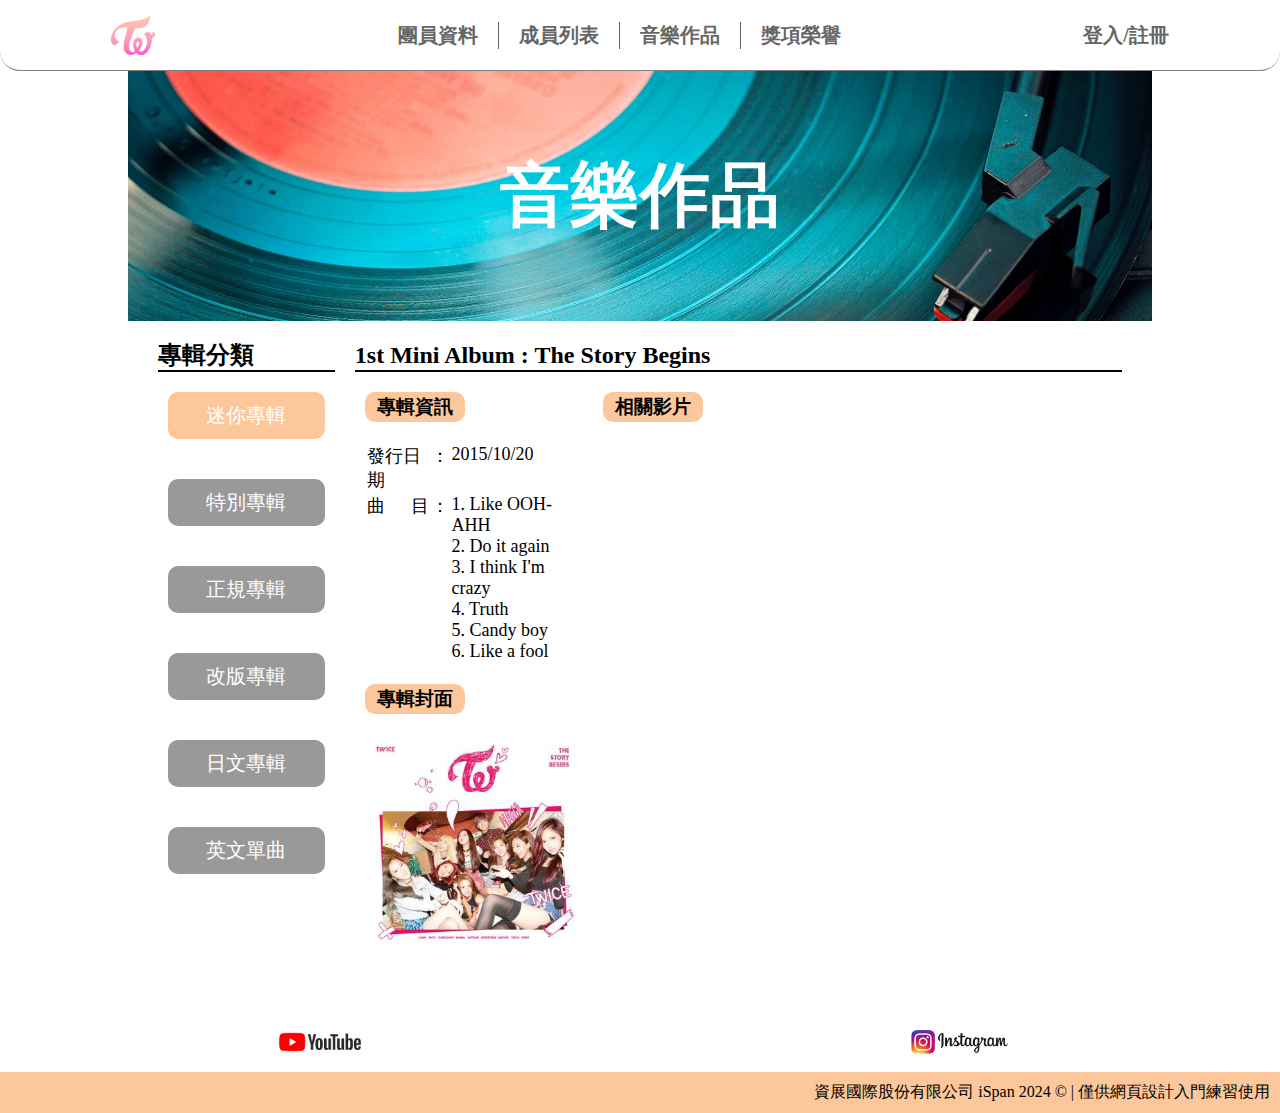
<file: SingerIntroduction/index.html>
<!DOCTYPE html>
<html lang="en">
  <head>
    <meta charset="UTF-8" />
    <meta name="viewport" content="width=device-width, initial-scale=1.0" />
    <title>HTML範例</title>
    <!-- Fontawesome CDN -->
    <link
      rel="stylesheet"
      href="https://cdnjs.cloudflare.com/ajax/libs/font-awesome/6.5.1/css/all.min.css"
      integrity="sha512-DTOQO9RWCH3ppGqcWaEA1BIZOC6xxalwEsw9c2QQeAIftl+Vegovlnee1c9QX4TctnWMn13TZye+giMm8e2LwA=="
      crossorigin="anonymous"
      referrerpolicy="no-referrer"
    />
    <link rel="stylesheet" href="index.css" />
    <link rel="shortcut icon" href="./images/logo.png">
  </head>
  <body>
    <header>
      <img src="./images/logo.png" alt="LOGO" />
      <nav>
        <ul>
          <li>團員資料</li>
          <li>成員列表</li>
          <li>音樂作品</li>
          <li>獎項榮譽</li>
        </ul>
      </nav>
      <div>
        <a href="#"><i class="fa-solid fa-user"></i> 登入/註冊</a>
      </div>
    </header>
    <div class="container">
      <aside class="banner">
        <h2>音樂作品</h2>
      </aside>
      <section class="flexbox p-20">
        <div class="control-bar">
          <h2 class="title">專輯分類</h2>
          <div class="button-group">
            <button class="active">迷你專輯</button>
            <button>特別專輯</button>
            <button>正規專輯</button>
            <button>改版專輯</button>
            <button>日文專輯</button>
            <button>英文單曲</button>
          </div>
        </div>
        <main>
          <h2 class="title">1st Mini Album : The Story Begins</h2>
          <div class="flexbox p-20">
            <div class="first-section">
              <section>
                <h3 class="subtitle">專輯資訊</h3>
                <table>
                  <tbody>
                    <tr>
                      <td>發行日期</td>
                      <td>：</td>
                      <td>2015/10/20</td>
                    </tr>
                    <tr>
                      <td>曲目</td>
                      <td>：</td>
                      <td>
                        1. Like OOH-AHH <br />
                        2. Do it again <br />
                        3. I think I'm crazy <br />
                        4. Truth <br />
                        5. Candy boy <br />
                        6. Like a fool
                      </td>
                    </tr>
                  </tbody>
                </table>
              </section>
              <section>
                <h3 class="subtitle">專輯封面</h3>
                <div class="album-cover-container">
                  <img src="./images/1st_album_cover.jpg" alt="" />
                </div>
              </section>
            </div>
            <div class="second-section">
              <h3 class="subtitle">相關影片</h3>
              <iframe
                src="https://www.youtube.com/embed/vYkGpOeqp4g?si=cz6CWXejhAXN-TXX"
                title="YouTube video player"
                frameborder="0"
                allow="accelerometer; autoplay; clipboard-write; encrypted-media; gyroscope; picture-in-picture; web-share"
                allowfullscreen
              ></iframe>
            </div>
          </div>
        </main>
      </section>
    </div>
    <aside class="flexbox justify-around">
      <a href="https://www.youtube.com/channel/UCzgxx_DM2Dcb9Y1spb9mUJA" class="link" target="_blank">
        <div class="link-btn">
          <img src="./images/youtube.png" alt="" />
        </div>
      </a>
      <a href="https://www.instagram.com/twicetagram/" class="link" target="_blank">
        <div class="link-btn">
          <img src="./images/Instagram.jpg" alt="" />
        </div>
      </a>
    </aside>
    <footer>
        資展國際股份有限公司 iSpan 2024 &copy; | 僅供網頁設計入門練習使用
    </footer>
  </body>
</html>
</file>
<file: index.css>
#container {
  width: 80%;
  height: 100vh;
  margin: auto;
  display: flex;
  justify-content: space-evenly;
  align-items: center;
  flex-wrap: wrap;
  gap: 30px;
}

a {
  text-decoration: none;
  color: black;
}

section {
  border: 3px solid black;
  border-radius: 20px;
  width: 30%;
  min-width: 200px;
  text-align: center;
  transition: 0.4s all;
  overflow: hidden;
}

section:hover {
  background-color: salmon;
  color: white;
}

.cardImageBox {
  width: 100%;
  padding: 50px;
  box-sizing: border-box;
  aspect-ratio: 1/1;
  overflow: hidden;
  background-color: #fff;
}

.cardImageBox img {
  width: 100%;
  height: 100%;
  object-fit: contain;
}
</file>
<file: Interno/styles/index.css>
/* 電腦尺寸 1024px 以上 */
/* 平板尺寸 768px - 1024px */
/* 手機尺寸 767px 以下 */

:root {
  --main-gray: #292f36;
  --main-golden: #cda274;
  --light-golden: #f4f0ec;
}

* {
  margin: 0;
  padding: 0;
  font-family: "Manrope", "Noto Sans TC";
  /* outline: solid red; */
}

/* 通用CSS start */

/* 文字樣式 */

h1 {
  font-size: 85px;
}
h2 {
  font-size: 35px;
}
h3 {
  font-size: 25px;
}
h4 {
  font-size: 22px;
}
h5 {
  font-size: 20px;
}
h6 {
  font-size: 18px;
}
p {
  line-height: 1.8;
}

.p-large {
  font-size: 16px;
}

.p-medium {
  font-size: 14px;
}

.p-small {
  font-size: 12px;
}

@media screen and (max-width: 1024px) and (min-width: 768px) {
  h1 {
    font-size: 60px;
  }
  h2 {
    font-size: 25px;
  }
  h3 {
    font-size: 25px;
  }
  h4 {
    font-size: 22px;
  }
  h5 {
    font-size: 20px;
  }
  h6 {
    font-size: 18px;
  }
  p {
    line-height: 1.6;
  }
}

@media screen and (max-width: 767px) {
  h1 {
    font-size: 40px;
  }
  h2 {
    font-size: 25px;
  }
  p {
    font-size: 14px;
    line-height: 1.4;
  }
}

.text-left {
  text-align: left;
}

.text-center {
  text-align: center;
}

/* 外邊距、內邊距 */
.margin-left-20 {
  margin-left: 20px;
}

.margin-right-20 {
  margin-right: 20px;
}

.margin-top-20 {
  margin-top: 20px;
}

.margin-bottom-20 {
  margin-bottom: 20px;
}

.margin-30 {
  margin: 30px;
}

.container {
  max-width: 1152px;
  width: 80%;
  margin: auto;
  /* background-color: red; */
}

.justify-content-center {
  justify-content: center;
}

.justify-content-around {
  justify-content: space-around;
}

.justify-content-between {
  justify-content: space-between;
}

.flexbox {
  display: flex;
  align-items: center;
}

button {
  cursor: pointer;
}
/* 深色按鈕 */
.main-button {
  font-size: 20px;
  color: white;
  font-weight: bold;
  background-color: var(--main-gray);
  padding: 10px 20px;
  border-radius: 10px;
  border: none;
  display: inline-flex;
  align-items: center;
  box-shadow: 1px 3px 10px gray;
}

/* 無框按鈕 */
.noborder-button {
  background-color: transparent;
  border: none;
  display: inline-flex;
  align-items: center;
}

/* 文字與箭頭間的距離 */
.main-button > span,
.noborder-button > span {
  margin-left: 8px;
}

/* 金色箭頭符號 */
.golden-color {
  color: var(--main-golden);
}

/* 淡金色圓形 */
.light-golden-circle {
  width: 50px;
  height: 50px;
  border-radius: 50%;
  background-color: var(--light-golden);
  flex-shrink: 0;
}

/* 淡金色圓形內層圖示 */
.light-golden-circle > * {
  position: relative;
  top: 50%;
  left: 50%;
  transform: translate(-50%, -50%);
}

@media screen and (max-width: 1024px) and (min-width: 768px) {
  .container {
    width: 90%;
    /* background-color: pink; */
  }
}

@media screen and (max-width: 767px) {
  .container {
    width: 90%;
    /* background-color: lightblue; */
  }
}

/* 通用CSS end */
/* ------------------------ */
/* Header start */

header.flexbox {
  margin: 30px auto;
  justify-content: space-between;
}

/* nav 導覽列 */

/* 電腦版與平版隱藏菜單按鈕 */
.hambuger {
  display: none;
  color: #999;
}

/* 導覽地圖樣式設定 */
.sitemap {
  list-style-type: none;
  display: flex;
  align-items: center;
  justify-content: space-between;
  color: #999;
  transition: 0.4s;
}

/* 導覽地圖水平並排 */
.sitemap li {
  display: flex;
  align-items: center;
}

/* 導覽地圖選項之間距離設定 */
.sitemap li:not(:last-child) {
  margin-right: 20px;
}

/* 超連結樣式設定 */
.sitemap a,
.navbar ul > :last-child {
  text-decoration: none;
  color: black;
  border-bottom: 2px solid transparent;
}

/* 隱藏 "搜尋字樣" 、 手機版 menu 關閉按鈕 */
.material-symbols-outlined.search + span,
.material-symbols-outlined.close {
  display: none;
}

/* 手機版 menu */
@media screen and (max-width: 767px) {
  header.flexbox {
    margin: 10px auto;
    position: relative;
  }
  /* 顯示手機版 menu 按鈕 */
  .hambuger {
    display: inline;
    cursor: pointer;
    position: absolute;
    top: 50%;
    right: 0px;
    transform: translateY(-50%);
  }
  /* 調整導覽地圖背景、位置設定(預設隱藏) */
  .navbar {
    background-color: transparent;
    position: fixed;
    top: 0;
    left: 0;
    width: 100%;
    height: 100%;
    z-index: -1;
    transition: 0.4s;
  }

  /* 導覽地圖(顯示背景) */
  .navbar.show {
    background-color: var(--main-golden);
    z-index: 3;
  }

  .sitemap {
    display: flex;
    justify-content: space-around;
    flex-direction: column;
    height: 100%;
    opacity: 0;
    font-size: 18px;
    visibility: hidden;
  }

  /* 導覽地圖水平並排改垂直就不需要右方間距 */
  .sitemap li:not(:last-child) {
    margin-right: 0;
  }

  /* 顯示 "搜尋" 文字 */
  .material-symbols-outlined.search + span {
    display: inline;
  }

  /* 導覽地圖(顯示) */
  .sitemap.show {
    opacity: 1;
    z-index: 10;
    visibility: visible;
  }

  /* 導覽地圖關閉按鈕(顯示) */
  .close.show {
    display: inline;
    position: fixed;
    top: 30px;
    right: 12.5px;
    z-index: 11;
    color: black;
  }

  /* 導覽地圖項目被HOVER時效果 */
  .sitemap a:hover,
  .navbar ul > :last-child:hover {
    color: white;
    cursor: pointer;
    border-bottom: 2px solid white;
  }
  .navbar .close:hover {
    color: white;
    cursor: pointer;
  }
}

/* Header end */
/* ------------------------ */
/* Banner start */

/* 廣告橫幅與背景圖片 */
.banner {
  width: 100%;
  height: calc(100vh - 115px);
  border-bottom-left-radius: 150px;
  overflow: hidden;
  background: center/ cover no-repeat url(../images/banner-livingroom.jpg);
}

/* 廣告文字定位 */
.banner-text {
  width: 70%;
  position: relative;
  top: 50%;
  transform: translateY(-50%);
}

/* 廣告文字標題 */
.banner-text h1 {
  margin-bottom: 30px;
}

/* 廣告文字副標題 */
.banner-text p {
  margin-bottom: 30px;
}

@media screen and (max-width: 767px) {
  .banner-text {
    width: 80%;
    left: 0;
    margin: auto;
  }
  .banner-text h1 {
    font-size: 40px;
  }
}
/* Banner end */
/* ------------------------ */
/* Service-list start */

/* 服務項目版型 */
.service-list {
  margin: 100px auto;
  justify-content: space-between;
}

/* 單一服務項目 */
.service-list section {
  width: 30%;
}

/* 單一服務項目標題 */
.service-list h2 {
  margin-bottom: 20px;
}

/* 單一服務項目副標題 */
.service-list p {
  margin-bottom: 30px;
  font-weight: normal;
}

@media screen and (max-width: 767px) {
  .service-list {
    width: 70%;
    flex-direction: column;
    margin: 50px auto;
  }
  /* 單一服務項目排版樣式(基數與偶數左右穿插) */
  .service-list section {
    margin: 30px 0;
    width: 60%;
    align-self: flex-start;
  }
  .service-list section:nth-child(even) {
    align-self: flex-end;
  }
  .service-list h2 {
    margin-bottom: 10px;
  }
  .service-list p {
    margin-bottom: 20px;
  }
}
/* Service-list end */
/* ------------------------ */
/* Recommend start */
.recommend {
  margin: 100px auto;
  justify-content: space-between;
  align-items: stretch;
}

/* 推薦文字 */
.recommend-text {
  width: 40%;
  padding: 50px 0;
}
.recommend-text h2 {
  margin-bottom: 30px;
}
.recommend-text p {
  margin-bottom: 30px;
}
/* 推薦照片 */
.recommend-photo {
  width: 50%;
  min-height: 700px;
  border-top-right-radius: 200px;
  border-bottom-left-radius: 100px;
  overflow: hidden;
}
.recommend-photo img {
  width: 100%;
  height: 100%;
  object-fit: cover;
}
/* 推薦聯絡方式 */
.recommend-contact {
  margin-bottom: 30px;
}

.recommend-contact .light-golden-circle {
  width: 75px;
  height: 75px;
}

.recommend-contact-text {
  margin-left: 15px;
}
.recommend-contact-text span {
  font-weight: bold;
}

@media screen and (max-width: 1024px) and (min-width: 768px) {
  .recommend > :first-child {
    width: 45%;
  }
}

@media screen and (max-width: 767px) {
  .recommend {
    flex-direction: column-reverse;
    margin: 50px auto;
  }
  .recommend > * {
    width: 90%;
    margin: auto;
  }

  .recommend-text h2,
  .recommend-text p {
    text-align: center;
  }

  .recommend-contact-mobile-flex {
    display: flex;
    justify-content: space-around;
    align-items: center;
  }

  .recommend-contact {
    margin-bottom: 0;
  }

  .recommend-photo {
    min-height: auto;
    border-top-right-radius: 100px;
    border-bottom-left-radius: 50px;
    height: 400px;
  }
}

@media screen and (max-width: 576px) {
  .recommend-contact-mobile-flex {
    flex-direction: column;
  }
  .recommend-contact {
    margin-bottom: 20px;
  }
}
/* Recommend end */
/* ------------------------ */
/* Comment Start */

/* 留言區域 */
.comment {
  background-color: var(--light-golden);
  border-radius: 50px;
  padding: 60px 30px;
  margin: 100px auto;
  box-sizing: border-box;
}

/* 單一留言卡片 */
.comment-card {
  box-sizing: border-box;
  width: 30%;
  background-color: white;
  padding: 50px;
  border-radius: 50px;
}

/* 使用者大頭貼 */
.avatar {
  width: 55px;
  height: 55px;
  overflow: hidden;
  border-radius: 50%;
  flex-shrink: 0;
}

.avatar img {
  width: 100%;
  height: 100%;
  object-fit: cover;
}

@media screen and (max-width: 1024px) and (min-width: 768px) {
  .comment > .flexbox {
    flex-direction: column;
  }
  .comment-card {
    margin: 20px;
    padding: 50px;
    width: 80%;
  }
}

@media screen and (max-width: 767px) {
  .comment {
    margin: 50px auto;
    padding: 30px;
  }
  .comment > .flexbox {
    flex-direction: column;
  }
  .comment-card {
    margin: 20px;
    padding: 20px;
    width: 100%;
  }
}

/* Comment end */
/* ------------------------ */
/* Brand Start */

.brand {
  margin: 100px auto;
}

/* 單一品牌盒子 */
.brand-box {
  width: 15%;
  aspect-ratio: 2/1;
  overflow: hidden;
}

.brand-box img {
  width: 100%;
  height: 100%;
  object-fit: contain;
}

@media screen and (max-width: 767px) {
  .brand {
    margin: 50px auto;
    justify-content: space-around;
    flex-wrap: wrap;
  }
  .brand-box {
    width: 30%;
    margin: 20px 0;
  }
}

/* Brand end */
/* ------------------------ */
/* Project Start */

/* 項目區域 */
.project {
  margin: 100px auto;
}

/* 項目列表 */
.project-box {
  gap: 30px 50px;
  flex-wrap: wrap;
  justify-content: center;
  margin-top: 50px;
}

/* 各項目圓角位置 */
.project-box :nth-child(4n + 1) .picture-box {
  border-top-right-radius: 50px;
}

.project-box :nth-child(4n + 2) .picture-box {
  border-top-left-radius: 50px;
}

.project-box :nth-child(4n + 3) .picture-box {
  border-bottom-right-radius: 50px;
}

.project-box :nth-child(4n) .picture-box {
  border-bottom-left-radius: 50px;
}

/* 卡片大小 */
.project-card {
  width: 40%;
}

/* 項目圖片 */
.picture-box {
  /* width: 100%; */
  aspect-ratio: 1/1;
  overflow: hidden;
}
.picture-box img {
  width: 100%;
  height: 100%;
  object-fit: cover;
}

@media screen and (max-width: 576px) {
  .project {
    margin: 50px auto;
  }
  .project-box {
    margin-top: 20px;
  }
  .project-card {
    width: 100%;
  }
}
/* Project end */
/* ------------------------ */
/* Statistical-data Start */

/* 統計數字區域 */
.statistical-data {
  background-color: var(--light-golden);
  margin: 100px auto;
  justify-content: center;
}

/* 單一統計數字卡片 */
.data-card {
  text-align: center;
  padding: 0 50px;
  margin: 50px 0;
  border-right: 2px solid var(--main-golden);
}

/* 卡片標題 */
.data-card h2 {
  font-size: 50px;
  color: var(--main-golden);
}

/* 最後一張卡片不需要分隔線 */
 .data-card:last-child {
  border-right: none;
}

@media screen and (max-width:767px) {
  .statistical-data{
    flex-wrap: wrap;
    margin: 50px auto;
  }
  .data-card{
    width: 50%;
    box-sizing: border-box;
  }
  .data-card:nth-child(2n){
    border-right: none;
  }
}

@media screen and (max-width: 576px) {
  .data-card{
    width: 100%;
  }
  .data-card{
    border-right: none;
  }
}
/* Statistical-data end */
/* ------------------------ */
/*  Start */
</file>
<file: Product/index.css>
:root{
    --mainColor:#09203f;
    --secondColor:#ffecd2;
}
* {
    margin: 0;
    padding: 0;
}

/* 設定導覽列為flexbox、內容自動分配空白及固定高度 */
header {
    display: flex;
    height: 80px;
    background-color: var(--mainColor);
    justify-content: space-between;
    padding: 0 2%;
}

/* 設定logo容器的大小尺寸、垂直置中 */
.logo {
    padding: 0 30px;
    height: 80px;
    /* align-items的先決條件為flexbox */
    display: flex;
    align-items: center;
    overflow: hidden;
}

/* 設定logo圖片大小、顏色 */
.logo img {
    height: 50px;
    filter: brightness(7);
}

/* 設定導覽列容器為flexbox及取消預設圖示 */
.mainNav ul {
    height: 80px;
    display: flex;
    list-style: none;
}

/* 設定a連結垂直置中、文字顏色、大小及預設樣式 */
.mainNav a {
    padding: 0 30px;
    font-size: 24px;
    height: 100%;
    display: flex;
    align-items: center;
    color: var(--secondColor);
    text-decoration: none;
}

/* 設定a連結被hover時樣式 */
.mainNav a:hover {
    background-color: var(--secondColor);
    color: var(--mainColor);
}

/* 輪播牆 */
.sliderArea {
    width: 100%;
    overflow: hidden;
}

.sliderBox {
    display: flex;
    margin-top: 30px;
    margin-bottom: 30px;
    justify-content: center;
}

.sliderMask {
    width: 60%;
    aspect-ratio: 1/0.5;
    border-radius: 20px;
    overflow: hidden;
    flex-shrink: 0;
    scale: 0.6;
}

.sliderMain {
    scale: 1;
}

.sliderMask img {
    position: relative;
    left: 50%;
    top: 50%;
    transform: translateX(-50%) translateY(-50%);
}

/* 輪播牆按鈕 */

.sliderBtn ul {
    display: flex;
    list-style: none;
    justify-content: center;
}

.sliderBtn li {
    margin: 10px 20px;
    cursor: pointer;
    font-size: 20px;
}

.activeBtn {
    background-color: var(--secondColor);
    border-radius: 50%;
}

/* 主要內容 */
main {
    width: 80%;
    margin: auto;
}

/* 篩選器、搜尋列 */
.ControlBox {
    background-color: var(--mainColor);
    display: flex;
    border-radius: 10px;
    justify-content: space-between;
    padding: 10px 30px;
}

.ControlBox select {
    margin-right: 30px;
    padding: 10px 15px;
    font-size: 16px;
    border-radius: 5px;
}

.searchBox {
    display: flex;
    border-radius: 5px;
    background-color: white;
    overflow: hidden;
}

.searchBox input {
    width: 250px;
    font-size: 16px;
    border: none;
    padding: 0 20px;
}

.searchBox input:focus {
    outline: none;
}

.searchBox button {
    background-color: transparent;
    border: none;
    font-size: 20px;
    padding: 0 15px;
}

/* 排序、收藏、待播清單 */
.controlBox_2{
    display: flex;
    justify-content: end;
    align-items: center;
    margin-top: 30px;
}
.sort{
    display: flex;
    align-items: center;
    margin: 0 20px;
}
.sort select{
    padding: 10px 15px;
    margin-left: 10px;
    border-radius: 5px;
}
.btnBorder{
    margin: 0 20px;
    padding: 10px;
    border: 1px solid var(--mainColor);
    border-radius: 10px;
}
.liked{
    display: flex;
    align-items: center;
}
.myList{
    height: 23px;
    display: flex;
    align-items: center;
}
.myList img{
    height: 100%;
    object-fit: cover;
}
.controlBox_2 p{
    padding-left: 5px;
}

/* 卡片區塊 */
.cardBox {
    width: 100%;
    display: flex;
    justify-content: center;
    flex-wrap: wrap;
}

/* 卡片 */
.card {
    margin: 40px;
    width: 300px;
    background-color: white;
    box-shadow: 1px 1px 5px #666;
}

/* 卡片圖片、圓形圖片、清單 */
.imgBox{
    width: 100%;
    height: 200px;
    position: relative;
}
.imgBox img{
    width: 100%;
    height: 100%;
    object-fit: cover;
}
.imgBox .circleImgBox{
    position: absolute;
    bottom: 0;
    right: 20px;
    transform: translateY(50px);
    width: 100px;
    height: 100px;
    border-radius: 50%;
    overflow: hidden;
}
.imgBox .circleImgBox .circleImg{
    width: 100%;
    height: 100%;
    object-fit: cover;
}

.myListIcon{
    width: 50px;
    height: 50px;
    border-radius: 50%;
    position: absolute;
    right: 15px;
    top: 15px;
    overflow: hidden;
    cursor: pointer;
}

/* 卡片文字 */
.cardTextBox{
    padding: 20px;
}
.cardTag{
    display: inline-flex;
    background-color: var(--mainColor);
    color: white;
    padding: 5px 10px;
    border-radius: 5px;
}
.cardTitle{
    margin: 12px 0;
    color: var(--mainColor);
    font-size: 30px;
}
.cardInfo{
    position: relative;
    font-size: 14px;
    color: #666;
}
.cardInfo .cardLike{
    position: absolute;
    right: 0;
}
.cardInfo .cardLike i{
    cursor: pointer;
}

/* footer */
footer{
    text-align: center;
    color: var(--secondColor);
    background-color: var(--mainColor);
    padding: 20px;
}
footer p{
    padding-bottom: 15px;
    margin-bottom: 15px;
    border-bottom: 1px solid var(--secondColor);
}
</file>
<file: SingerIntroduction/index.css>
* {
  margin: 0;
  padding: 0;
}

/* 導覽列設定 */
header {
  height: 70px;
  border-bottom: 1px solid gray;
  border-bottom-left-radius: 20px;
  border-bottom-right-radius: 20px;
  display: flex;
  justify-content: space-around;
  align-items: center;
  font-weight: 900;
  font-size: 20px;
}

/* LOGO設定 */
header img {
  height: 40px;
}

/* MENU設定 */
nav ul {
  list-style-type: none;
  display: flex;
  color: #666;
}

nav li {
  padding: 0 20px;
  border-right: 1px solid #666;
}

nav li:last-child {
  border-right: 0;
}

header a {
  color: #666;
  text-decoration: none;
}

/* 主要內容左右留白 */
.container {
  width: 80%;
  margin: auto;
}

/* Banner */
.banner {
  height: 250px;
  background-image: url(./images/banner.jpg);
  background-repeat: no-repeat;
  background-size: cover;
  background-position: center;
}

.banner h2 {
  margin: 0;
  font-size: 70px;
  text-align: center;
  line-height: 250px;
  color: white;
}

/* 主要部份(共用CSS) */

.flexbox {
  display: flex;
}

.title {
  margin: 0 10px;
  line-height: 1.2em;
  border-bottom: 2px solid black;
}

.p-20 {
  padding: 20px;
}

.subtitle {
  width: 80px;
  padding: 2px 10px;
  margin-bottom: 20px;
  background-color: #fcc89b;
  border-radius: 10px;
  text-align: center;
}

.justify-around {
  justify-content: space-around;
}

/* 主要排版 */
.control-bar {
  width: 20%;
}

main {
  width: 80%;
}

.first-section {
  width: 30%;
}

.first-section section {
  margin-bottom: 20px;
}
.second-section {
  width: 70%;
  margin-left: 20px;
}

footer {
  text-align: right;
  background-color: #fcc89b;
  padding: 10px;
}

/* 音樂作品(控制列表) */
.button-group {
  display: flex;
  flex-direction: column;
}

.button-group button {
  color: white;
  font-size: 20px;
  background-color: #999;
  border-radius: 10px;
  padding: 10px;
  margin: 20px;
  border: 0;
}

.button-group button.active {
  background-color: #fcc89b;
}

/* 專輯資訊 */
tr > :first-child {
  text-align-last: justify;
}

td {
    font-size: 18px;

  vertical-align: top;
}

/* 專輯封面 */
.album-cover-container {
  width: 100%;
  aspect-ratio: 1/1;
  overflow: hidden;
}

.album-cover-container img {
  width: 100%;
  height: 100%;
  object-fit: cover;
}

/* 相關影片 */
iframe {
  /* 將影片寬度與 second-section 寬度一樣，透過 aspect-ratio 自動換算高度 */
  width: 100%;
  aspect-ratio: 16 / 9;
}

/* 社群連結 */

.link-btn {
  width: 100px;
  height: 60px;
  overflow: hidden;
}
.link-btn img {
  width: 100%;
  height: 100%;
  object-fit: cover;
}
</file>
